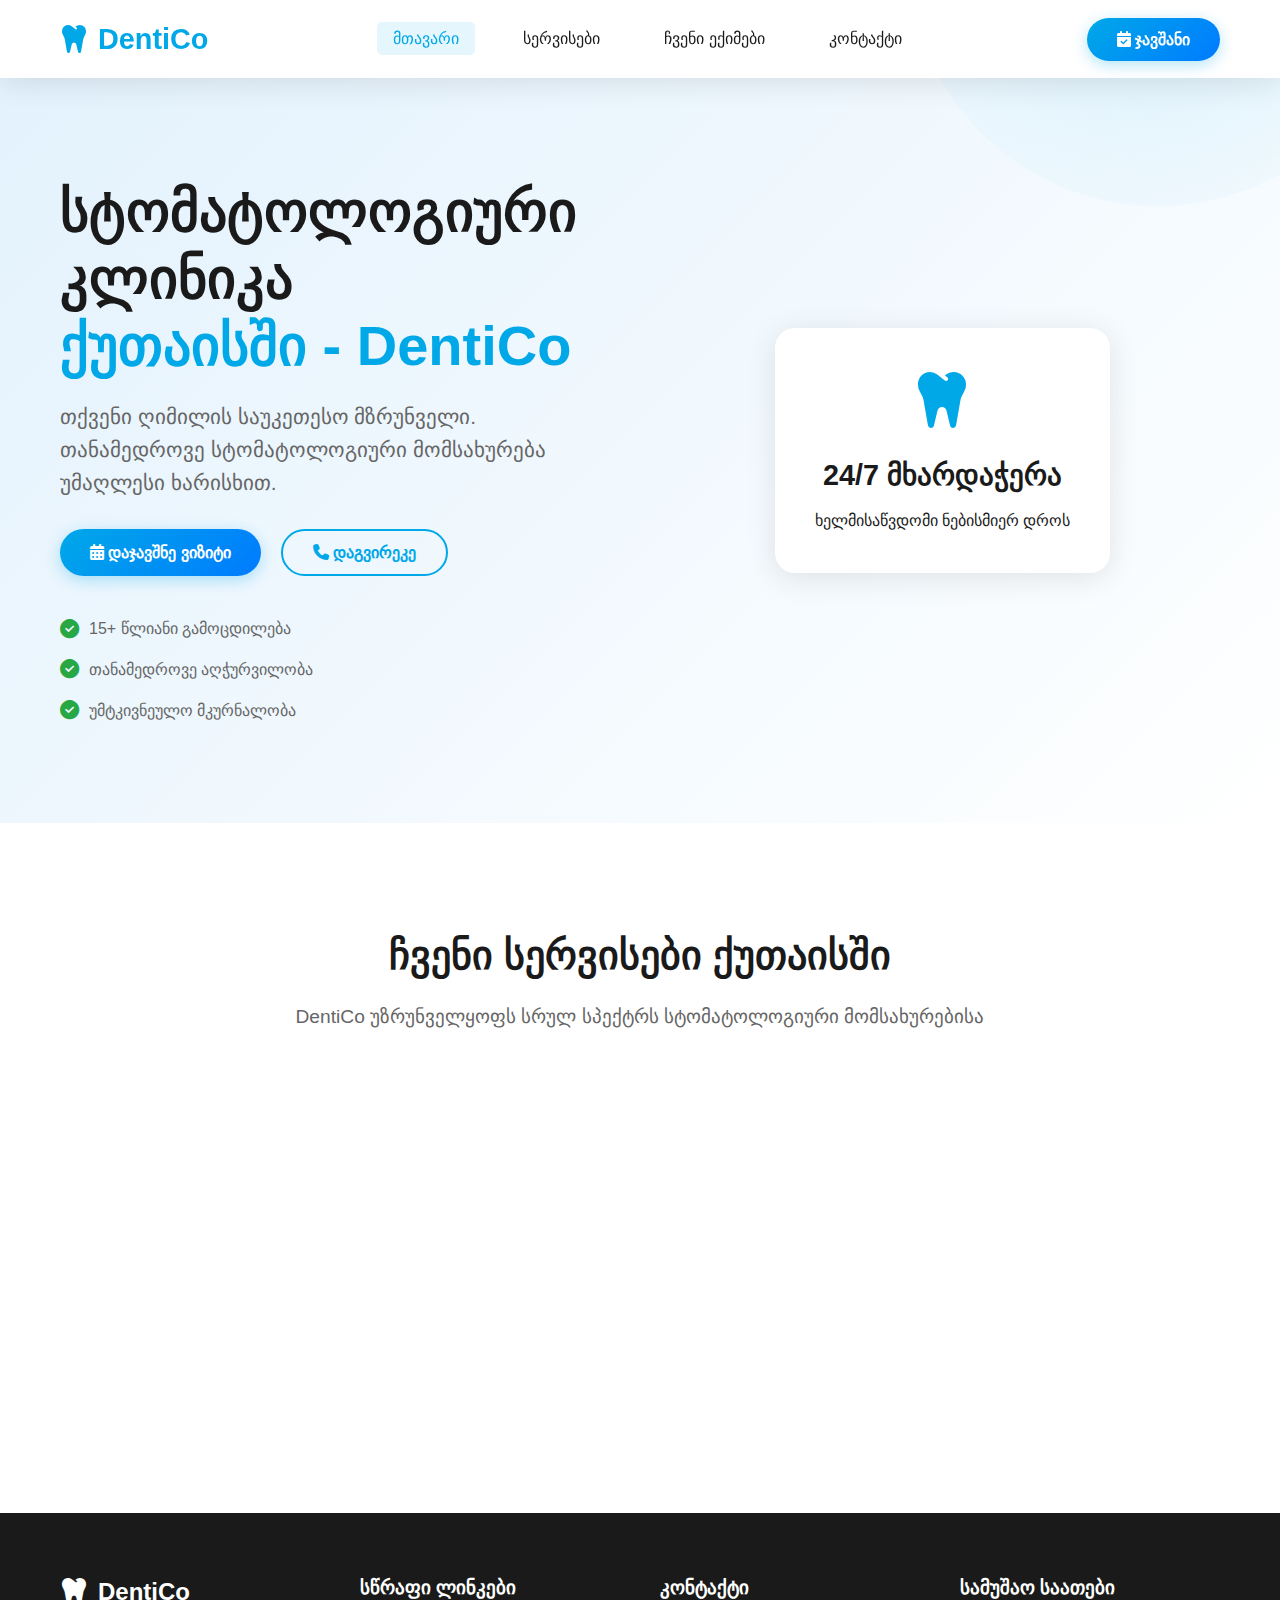
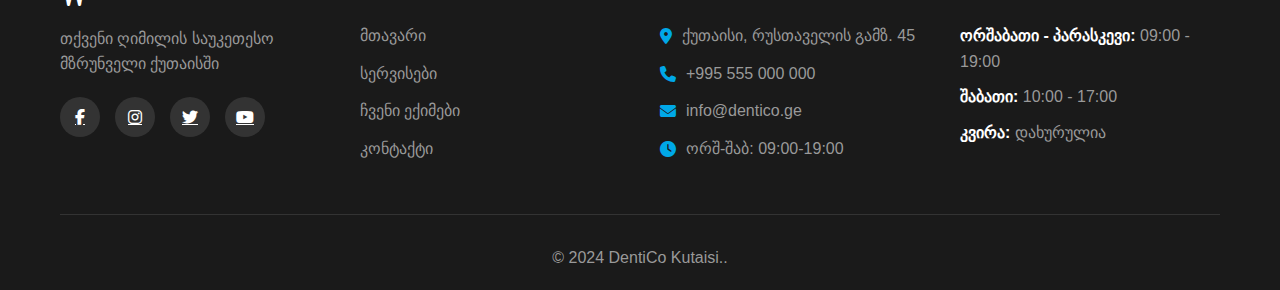
<file: index.html>
<!DOCTYPE html>
<html lang="ka">
<head>
    <meta charset="UTF-8">
    <meta name="viewport" content="width=device-width, initial-scale=1.0">
    
    <title>DentiCo - საუკეთესო სტომატოლოგიური კლინიკა ქუთაისში</title>
    <meta name="description" content="DentiCo - თანამედროვე სტომატოლოგიური მომსახურება ქუთაისში. კბილების იმპლანტაცია, თერაპია, ორთოდონტია და ესთეტიკური სტომატოლოგია უმაღლესი ხარისხით.">
    <meta name="keywords" content="სტომატოლოგი ქუთაისი, კბილის ექიმი ქუთაისში, სტომატოლოგიური კლინიკა ქუთაისი, იმპლანტაცია, ბრეკეტები ქუთაისი, DentiCo Kutaisi">
    <meta name="author" content="DentiCo">
    
    <meta property="og:title" content="DentiCo - სტომატოლოგიური კლინიკა ქუთაისში">
    <meta property="og:description" content="ენდეთ პროფესიონალებს! უმტკივნეულო მკურნალობა და თანამედროვე ტექნოლოგიები SMILE STUDIO-ში.">
    <meta property="og:type" content="website">
    <meta property="og:url" content="https://შენი-საიტის-ლინკი.ge">

    <link rel="stylesheet" href="style.css">
    <link rel="stylesheet" href="responsive.css">
    <link rel="stylesheet" href="https://cdnjs.cloudflare.com/ajax/libs/font-awesome/6.4.0/css/all.min.css">

    <script type="application/ld+json">
    {
      "@context": "https://schema.org",
      "@type": "Dentist",
      "name": "DentiCo - Smile Studio",
      "image": "https://შენი-საიტის-ლინკი.ge/images/logo.png",
      "@id": "",
      "url": "https://შენი-საიტის-ლინკი.ge",
      "telephone": "+995555000000",
      "address": {
        "@type": "PostalAddress",
        "streetAddress": "რუსთაველის გამზ. 45",
        "addressLocality": "ქუთაისი",
        "postalCode": "4600",
        "addressCountry": "GE"
      },
      "geo": {
        "@type": "GeoCoordinates",
        "latitude": 42.2679,
        "longitude": 42.6946
      },
      "openingHoursSpecification": {
        "@type": "OpeningHoursSpecification",
        "dayOfWeek": [
          "Monday",
          "Tuesday",
          "Wednesday",
          "Thursday",
          "Friday",
          "Saturday"
        ],
        "opens": "09:00",
        "closes": "19:00"
      }
    }
    </script>
</head>
<body>
    <nav class="navbar">
        <div class="container">
            <div class="logo">
                <i class="fas fa-tooth"></i>
                <span>DentiCo</span>
            </div>
            <ul class="nav-menu" id="navMenu">
                <li><a href="index.html" class="active">მთავარი</a></li>
                <li><a href="#services">სერვისები</a></li>
                <li><a href="doctors.html">ჩვენი ექიმები</a></li>
                <li><a href="contact.html">კონტაქტი</a></li>
            </ul>
            <button class="btn-primary" onclick="location.href='doctors.html'">
                <i class="fas fa-calendar-check"></i> ჯავშანი
            </button>
            <div class="hamburger" id="hamburger">
                <span></span>
                <span></span>
                <span></span>
            </div>
        </div>
    </nav>

    <section class="hero">
        <div class="container">
            <div class="hero-content">
                <h1 class="hero-title">სტომატოლოგიური კლინიკა <br><span class="highlight">ქუთაისში - DentiCo</span></h1>
                <p class="hero-text">თქვენი ღიმილის საუკეთესო მზრუნველი. თანამედროვე სტომატოლოგიური მომსახურება უმაღლესი ხარისხით.</p>
                <div class="hero-buttons">
                    <button class="btn-primary" onclick="location.href='doctors.html'">
                        <i class="fas fa-calendar-alt"></i> დაჯავშნე ვიზიტი
                    </button>
                    <button class="btn-secondary" onclick="location.href='tel:+995555000000'">
                        <i class="fas fa-phone"></i> დაგვირეკე
                    </button>
                </div>
                <div class="hero-features">
                    <div class="feature-item">
                        <i class="fas fa-check-circle"></i>
                        <span>15+ წლიანი გამოცდილება</span>
                    </div>
                    <div class="feature-item">
                        <i class="fas fa-check-circle"></i>
                        <span>თანამედროვე აღჭურვილობა</span>
                    </div>
                    <div class="feature-item">
                        <i class="fas fa-check-circle"></i>
                        <span>უმტკივნეულო მკურნალობა</span>
                    </div>
                </div>
            </div>
            <div class="hero-image">
                <div class="hero-card">
                    <i class="fas fa-tooth"></i>
                    <h3>24/7 მხარდაჭერა</h3>
                    <p>ხელმისაწვდომი ნებისმიერ დროს</p>
                </div>
            </div>
        </div>
    </section>

    <section id="services" class="services">
        <div class="container">
            <div class="section-header">
                <h2>ჩვენი სერვისები ქუთაისში</h2>
                <p>DentiCo უზრუნველყოფს სრულ სპექტრს სტომატოლოგიური მომსახურებისა</p>
            </div>
            <div class="services-grid">
                <div class="service-card">
                    <div class="service-icon">
                        <i class="fas fa-tooth"></i>
                    </div>
                    <h3>პროფილაქტიკა</h3>
                    <p>რეგულარული შემოწმება, კბილების გაწმენდა და პროფილაქტიკური მკურნალობა ქუთაისში</p>
                    <button class="btn-text" onclick="location.href='doctors.html'">დაჯავშნე <i class="fas fa-arrow-right"></i></button>
                </div>
                <div class="service-card">
                    <div class="service-icon">
                        <i class="fas fa-teeth"></i>
                    </div>
                    <h3>თერაპია</h3>
                    <p>კარიესის მკურნალობა, არხების გაწმენდა და პლომბირება უახლესი მეთოდებით</p>
                    <button class="btn-text" onclick="location.href='doctors.html'">დაჯავშნე <i class="fas fa-arrow-right"></i></button>
                </div>
                </div>
        </div>
    </section>

    <footer class="footer">
        <div class="container">
            <div class="footer-content">
                <div class="footer-section">
                    <div class="footer-logo">
                        <i class="fas fa-tooth"></i>
                        <span>DentiCo</span>
                    </div>
                    <p>თქვენი ღიმილის საუკეთესო მზრუნველი ქუთაისში</p>
                    <div class="social-links">
                        <a href="https://facebook.com" target="_blank" aria-label="Facebook"><i class="fab fa-facebook-f"></i></a>
                        <a href="https://instagram.com" target="_blank" aria-label="Instagram"><i class="fab fa-instagram"></i></a>
                        <a href="https://twitter.com" target="_blank" aria-label="Twitter"><i class="fab fa-twitter"></i></a>
                        <a href="https://youtube.com" target="_blank" aria-label="YouTube"><i class="fab fa-youtube"></i></a>
                    </div>
                </div>
                <div class="footer-section">
                    <h4>სწრაფი ლინკები</h4>
                    <ul>
                        <li><a href="index.html">მთავარი</a></li>
                        <li><a href="index.html#services">სერვისები</a></li>
                        <li><a href="doctors.html">ჩვენი ექიმები</a></li>
                        <li><a href="contact.html">კონტაქტი</a></li>
                    </ul>
                </div>
                <div class="footer-section">
                    <h4>კონტაქტი</h4>
                    <div class="contact-info">
                        <p><i class="fas fa-map-marker-alt"></i> ქუთაისი, რუსთაველის გამზ. 45</p>
                        <p><i class="fas fa-phone"></i> +995 555 000 000</p>
                        <p><i class="fas fa-envelope"></i> info@dentico.ge</p>
                        <p><i class="fas fa-clock"></i> ორშ-შაბ: 09:00-19:00</p>
                    </div>
                </div>
                <div class="footer-section">
                    <h4>სამუშაო საათები</h4>
                    <div class="working-hours">
                        <p><span>ორშაბათი - პარასკევი:</span> 09:00 - 19:00</p>
                        <p><span>შაბათი:</span> 10:00 - 17:00</p>
                        <p><span>კვირა:</span> დახურულია</p>
                    </div>
                </div>
            </div>
            <div class="footer-bottom">
                <p>&copy; 2024 DentiCo Kutaisi..</p>
            </div>
        </div>
    </footer>

    <script src="script.js"></script>
</body>
</html>
</file>
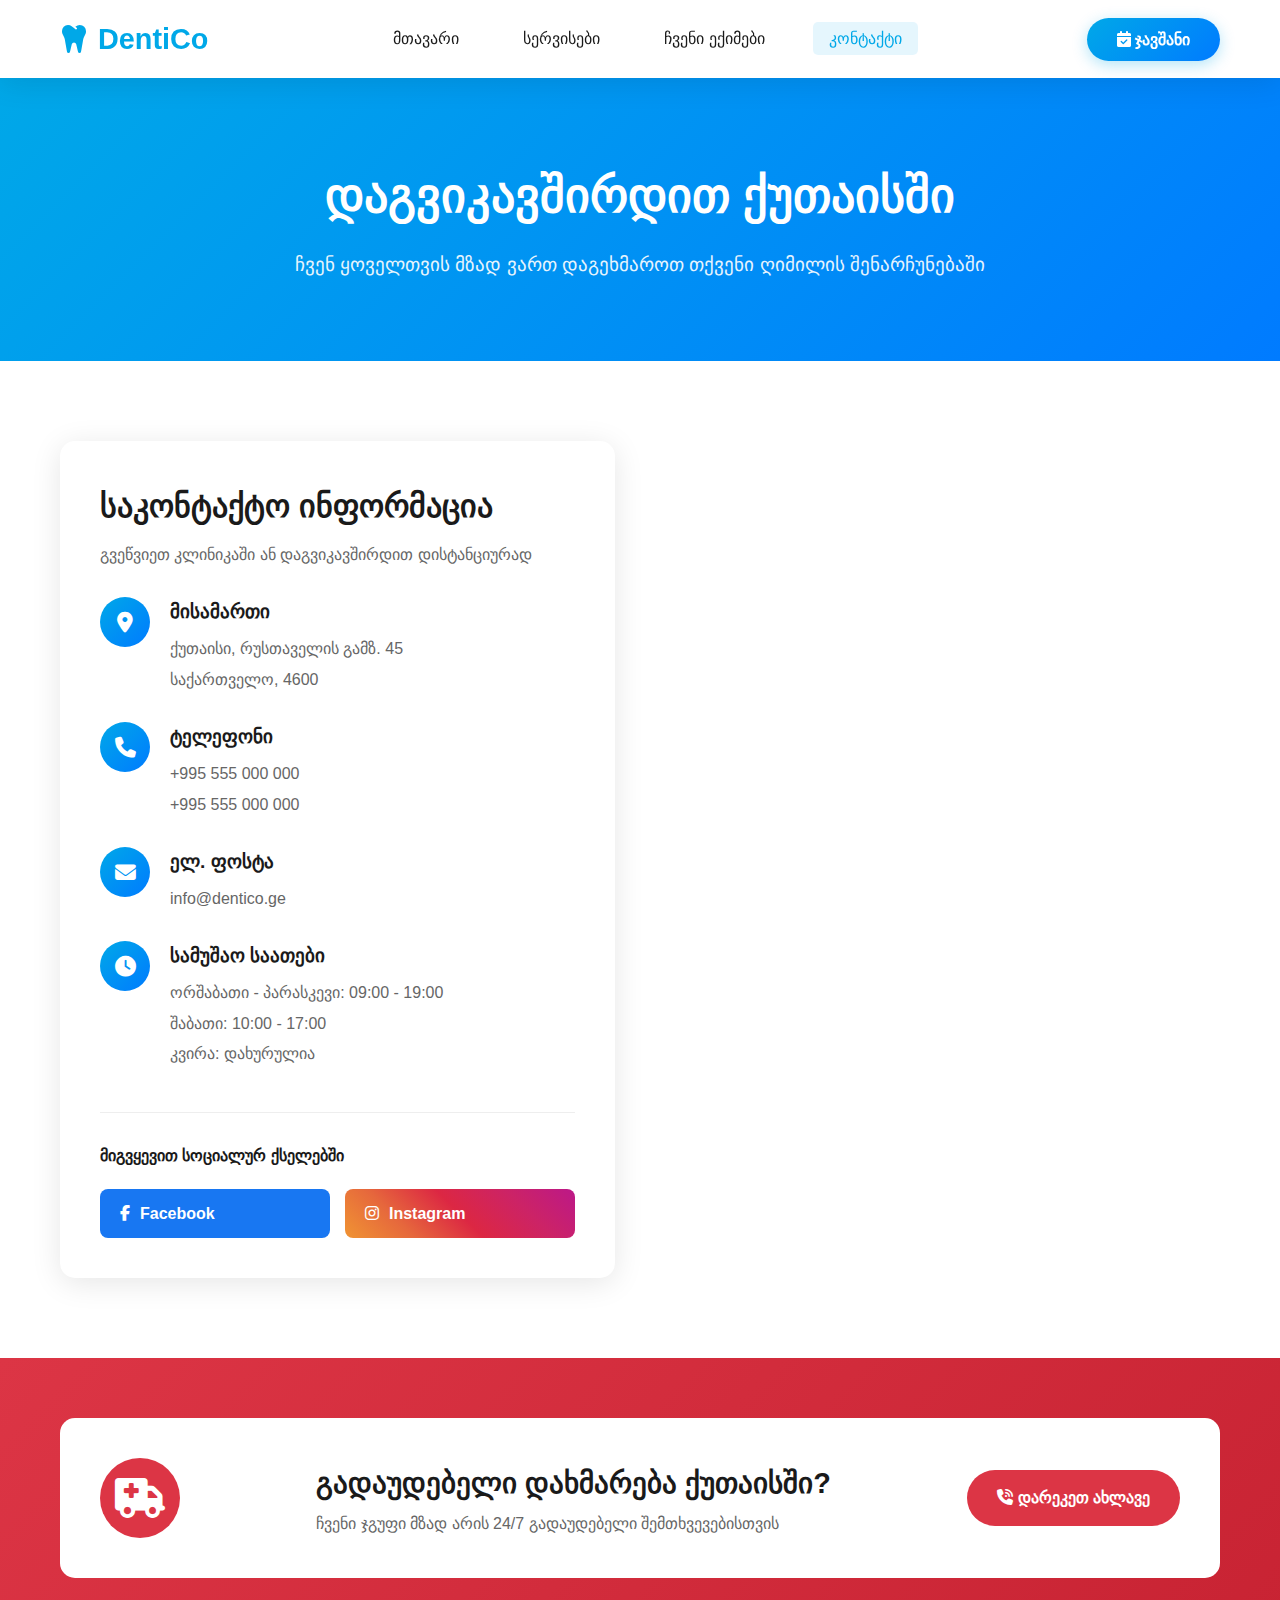
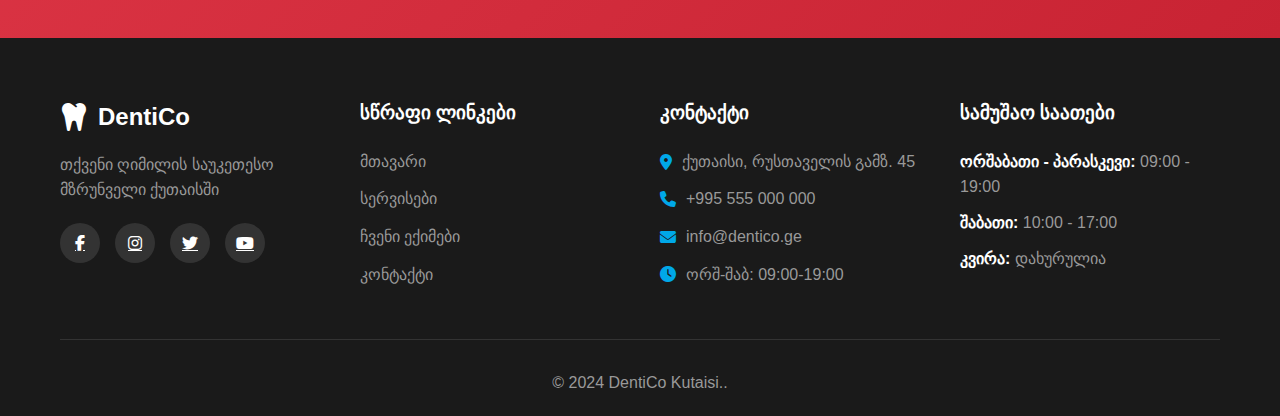
<file: contact.html>
<!DOCTYPE html>
<html lang="ka">
<head>
    <meta charset="UTF-8">
    <meta name="viewport" content="width=device-width, initial-scale=1.0">
    
    <title>კონტაქტი | DentiCo ქუთაისი - მისამართი და ტელეფონი</title>
    <meta name="description" content="დაუკავშირდით DentiCo-ს ქუთაისში. მისამართი: რუსთაველის გამზ. 45. ტელეფონი: +995 555 123 456. გადაუდებელი სტომატოლოგიური დახმარება ქუთაისში.">
    <meta name="keywords" content="სტომატოლოგიური კლინიკა ქუთაისი კონტაქტი, კბილის ექიმი ქუთაისი მისამართი, სტომატოლოგიური გამოძახება ქუთაისი">

    <link rel="stylesheet" href="style.css">
    <link rel="stylesheet" href="responsive.css">
    <link rel="stylesheet" href="https://cdnjs.cloudflare.com/ajax/libs/font-awesome/6.4.0/css/all.min.css">
</head>
<body>
    <nav class="navbar">
        <div class="container">
            <div class="logo">
                <i class="fas fa-tooth"></i>
                <span>DentiCo</span>
            </div>
            <ul class="nav-menu" id="navMenu">
                <li><a href="index.html">მთავარი</a></li>
                <li><a href="index.html#services">სერვისები</a></li>
                <li><a href="doctors.html">ჩვენი ექიმები</a></li>
                <li><a href="contact.html" class="active">კონტაქტი</a></li>
            </ul>
            <button class="btn-primary" onclick="location.href='doctors.html'">
                <i class="fas fa-calendar-check"></i> ჯავშანი
            </button>
            <div class="hamburger" id="hamburger">
                <span></span>
                <span></span>
                <span></span>
            </div>
        </div>
    </nav>

    <section class="page-header">
        <div class="container">
            <h1>დაგვიკავშირდით ქუთაისში</h1>
            <p>ჩვენ ყოველთვის მზად ვართ დაგეხმაროთ თქვენი ღიმილის შენარჩუნებაში</p>
        </div>
    </section>

    <section class="contact-section">
        <div class="container">
            <div class="contact-grid">
                <div class="contact-info-box">
                    <h2>საკონტაქტო ინფორმაცია</h2>
                    <p class="contact-subtitle">გვეწვიეთ კლინიკაში ან დაგვიკავშირდით დისტანციურად</p>
                    
                    <div class="info-items">
                        <div class="info-item">
                            <div class="info-icon">
                                <i class="fas fa-map-marker-alt"></i>
                            </div>
                            <div class="info-content">
                                <h4>მისამართი</h4>
                                <p>ქუთაისი, რუსთაველის გამზ. 45</p>
                                <p>საქართველო, 4600</p>
                            </div>
                        </div>

                        <div class="info-item">
                            <div class="info-icon">
                                <i class="fas fa-phone"></i>
                            </div>
                            <div class="info-content">
                                <h4>ტელეფონი</h4>
                                <a href="tel:+995555123456">+995 555 000 000</a>
                                <a href="tel:+995555654321">+995 555 000 000</a>
                            </div>
                        </div>

                        <div class="info-item">
                            <div class="info-icon">
                                <i class="fas fa-envelope"></i>
                            </div>
                            <div class="info-content">
                                <h4>ელ. ფოსტა</h4>
                                <a href="mailto:info@dentico.ge">info@dentico.ge</a>
                            </div>
                        </div>

                        <div class="info-item">
                            <div class="info-icon">
                                <i class="fas fa-clock"></i>
                            </div>
                            <div class="info-content">
                                <h4>სამუშაო საათები</h4>
                                <p>ორშაბათი - პარასკევი: 09:00 - 19:00</p>
                                <p>შაბათი: 10:00 - 17:00</p>
                                <p>კვირა: დახურულია</p>
                            </div>
                        </div>
                    </div>

                    <div class="social-section">
                        <h4>მიგვყევით სოციალურ ქსელებში</h4>
                        <div class="social-links-large">
                            <a href="#" target="_blank" class="social-btn facebook">
                                <i class="fab fa-facebook-f"></i>
                                <span>Facebook</span>
                            </a>
                            <a href="#" target="_blank" class="social-btn instagram">
                                <i class="fab fa-instagram"></i>
                                <span>Instagram</span>
                            </a>
                        </div>
                    </div>
                </div>
            </div>
        </div>
    </section>

    <section class="emergency-section">
        <div class="container">
            <div class="emergency-box">
                <div class="emergency-icon">
                    <i class="fas fa-ambulance"></i>
                </div>
                <div class="emergency-content">
                    <h3>გადაუდებელი დახმარება ქუთაისში?</h3>
                    <p>ჩვენი ჯგუფი მზად არის 24/7 გადაუდებელი შემთხვევებისთვის</p>
                </div>
                <a href="tel:+9955550000000" class="emergency-btn">
                    <i class="fas fa-phone-volume"></i> დარეკეთ ახლავე
                </a>
            </div>
        </div>
    </section>

    <footer class="footer">
        <div class="container">
            <div class="footer-content">
                <div class="footer-section">
                    <div class="footer-logo">
                        <i class="fas fa-tooth"></i>
                        <span>DentiCo</span>
                    </div>
                    <p>თქვენი ღიმილის საუკეთესო მზრუნველი ქუთაისში</p>
                    <div class="social-links">
                        <a href="https://facebook.com" target="_blank" aria-label="Facebook"><i class="fab fa-facebook-f"></i></a>
                        <a href="https://instagram.com" target="_blank" aria-label="Instagram"><i class="fab fa-instagram"></i></a>
                        <a href="https://twitter.com" target="_blank" aria-label="Twitter"><i class="fab fa-twitter"></i></a>
                        <a href="https://youtube.com" target="_blank" aria-label="YouTube"><i class="fab fa-youtube"></i></a>
                    </div>
                </div>
                <div class="footer-section">
                    <h4>სწრაფი ლინკები</h4>
                    <ul>
                        <li><a href="index.html">მთავარი</a></li>
                        <li><a href="index.html#services">სერვისები</a></li>
                        <li><a href="doctors.html">ჩვენი ექიმები</a></li>
                        <li><a href="contact.html">კონტაქტი</a></li>
                    </ul>
                </div>
                <div class="footer-section">
                    <h4>კონტაქტი</h4>
                    <div class="contact-info">
                        <p><i class="fas fa-map-marker-alt"></i> ქუთაისი, რუსთაველის გამზ. 45</p>
                        <p><i class="fas fa-phone"></i> +995 555 000 000</p>
                        <p><i class="fas fa-envelope"></i> info@dentico.ge</p>
                        <p><i class="fas fa-clock"></i> ორშ-შაბ: 09:00-19:00</p>
                    </div>
                </div>
                <div class="footer-section">
                    <h4>სამუშაო საათები</h4>
                    <div class="working-hours">
                        <p><span>ორშაბათი - პარასკევი:</span> 09:00 - 19:00</p>
                        <p><span>შაბათი:</span> 10:00 - 17:00</p>
                        <p><span>კვირა:</span> დახურულია</p>
                    </div>
                </div>
            </div>
            <div class="footer-bottom">
                <p>&copy; 2024 DentiCo Kutaisi..</p>
            </div>
        </div>
    </footer>

    <script src="script.js"></script>
</body>
</html>
</file>
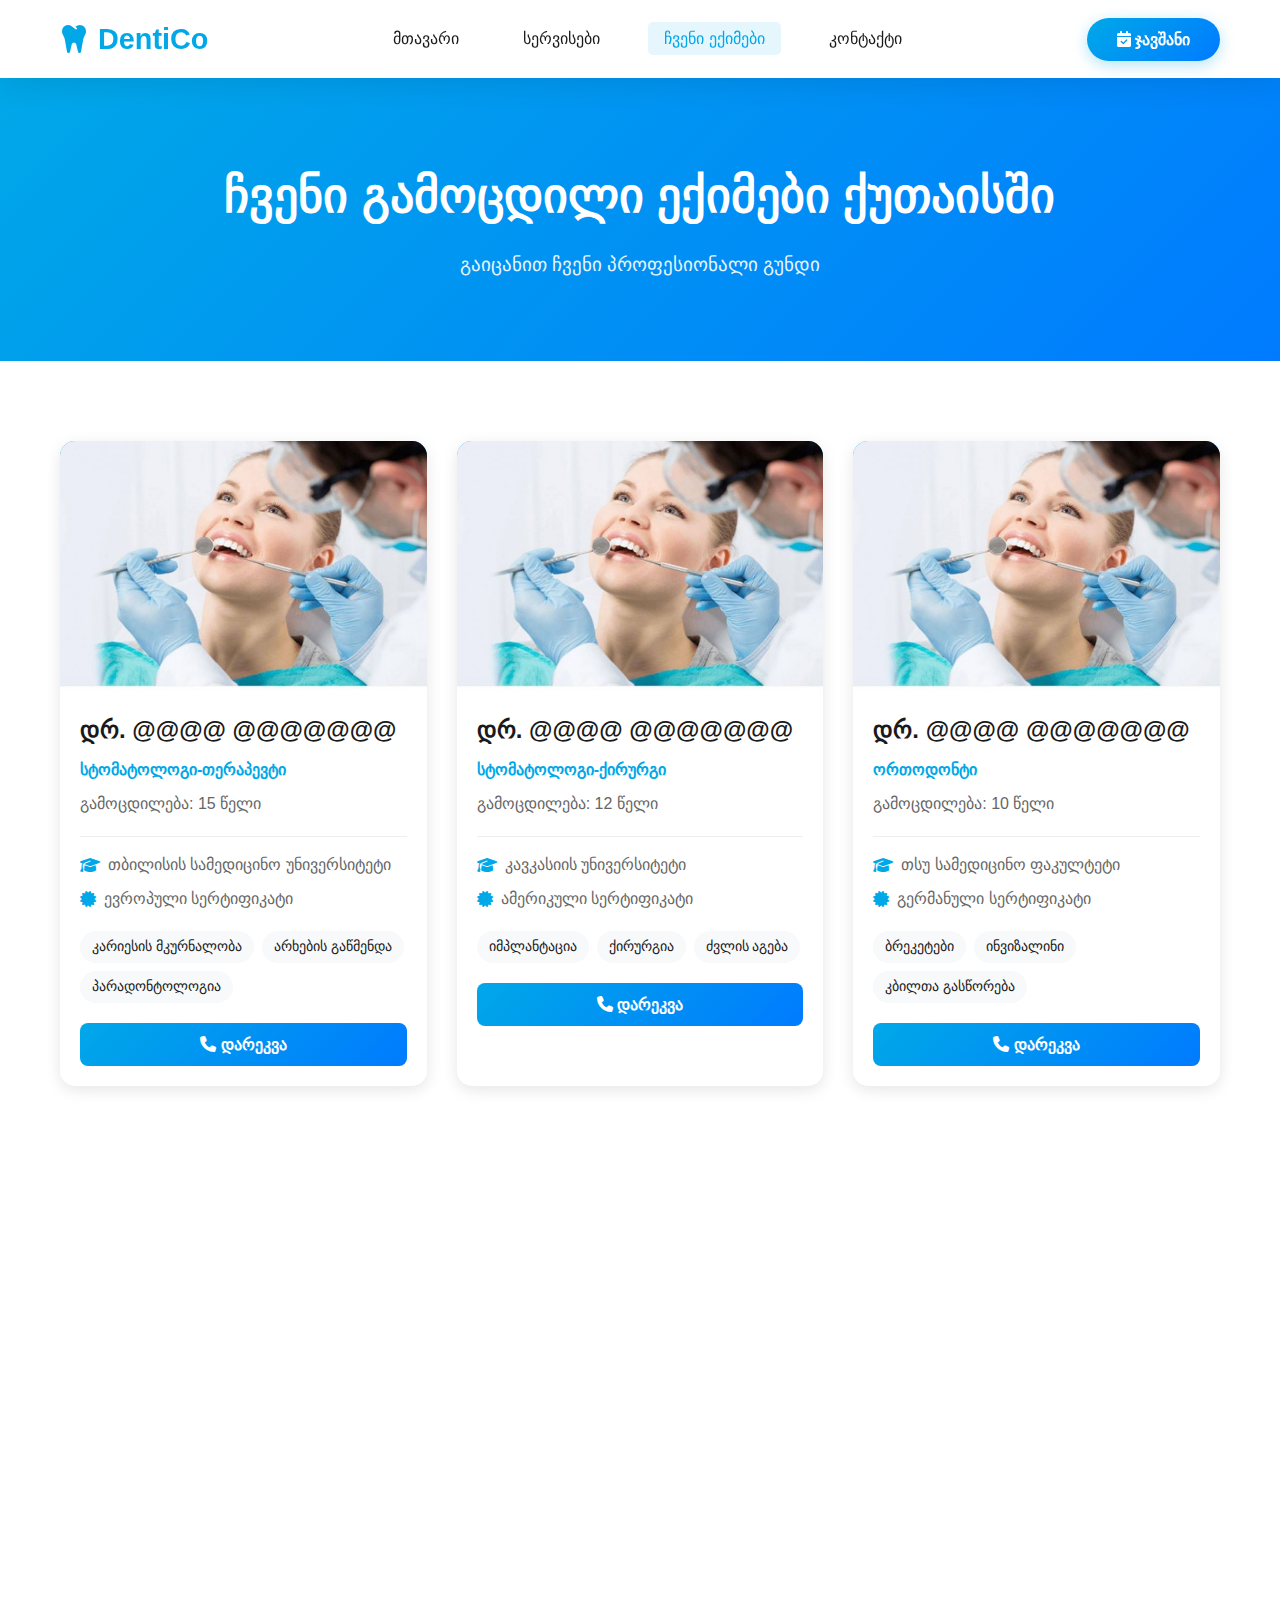
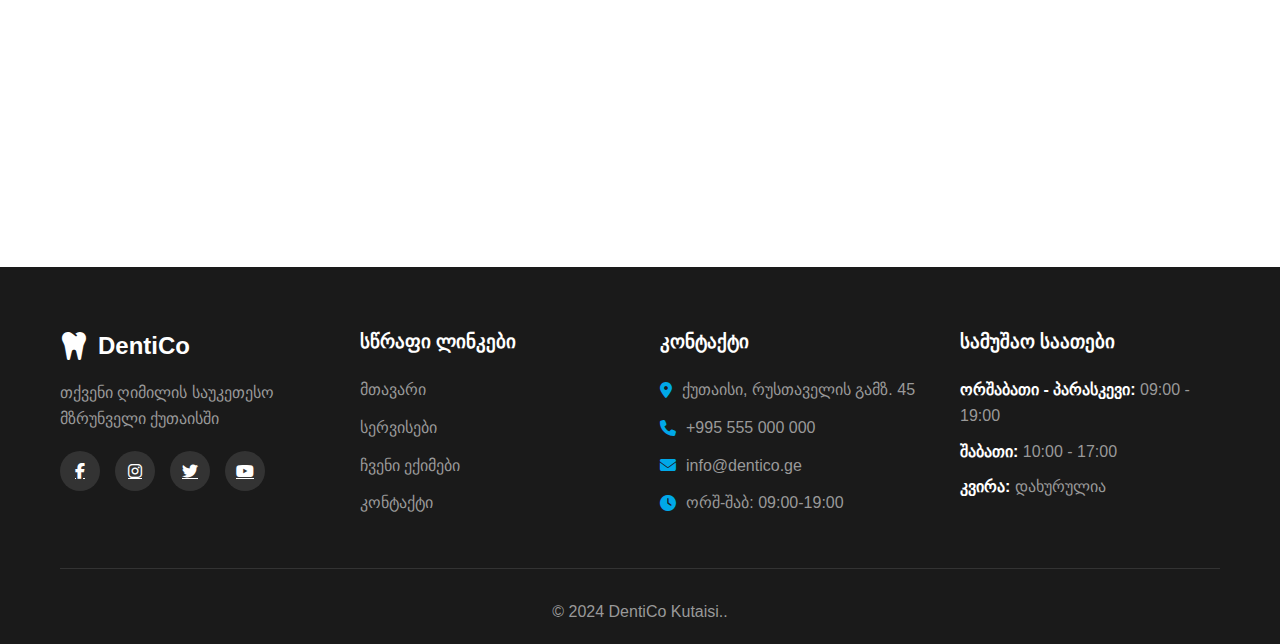
<file: doctors.html>
<!DOCTYPE html>
<html lang="ka">
<head>
    <meta charset="UTF-8">
    <meta name="viewport" content="width=device-width, initial-scale=1.0">
    
    <title>ჩვენი ექიმები | საუკეთესო სტომატოლოგები ქუთაისში - DentiCo</title>
    <meta name="description" content="გაიცანით DentiCo-ს პროფესიონალი სტომატოლოგები ქუთაისში. ნინო გელაშვილი, გიორგი ბერიძე და სხვა გამოცდილი სპეციალისტები თქვენი ღიმილისთვის.">
    <meta name="keywords" content="სტომატოლოგი ქუთაისი, კბილის ექიმი ქუთაისი, ნინო გელაშვილი, გიორგი ბერიძე, ორთოდონტი ქუთაისი, იმპლანტოლოგი ქუთაისში">
    
    <meta property="og:title" content="DentiCo-ს პროფესიონალი ექიმების გუნდი ქუთაისში">
    <meta property="og:description" content="ენდეთ გამოცდილ სპეციალისტებს. დაჯავშნეთ ვიზიტი ონლაინ DentiCo-ში.">
    <meta property="og:image" content="images/og-doctors.jpg"> <link rel="stylesheet" href="style.css">
    <link rel="stylesheet" href="responsive.css">
    <link rel="stylesheet" href="https://cdnjs.cloudflare.com/ajax/libs/font-awesome/6.4.0/css/all.min.css">
</head>
<body>
    <nav class="navbar">
        <div class="container">
            <div class="logo">
                <i class="fas fa-tooth"></i>
                <span>DentiCo</span>
            </div>
            <ul class="nav-menu" id="navMenu">
                <li><a href="index.html">მთავარი</a></li>
                <li><a href="index.html#services">სერვისები</a></li>
                <li><a href="doctors.html" class="active">ჩვენი ექიმები</a></li>
                <li><a href="contact.html">კონტაქტი</a></li>
            </ul>
            <button class="btn-primary" onclick="scrollToBooking()">
                <i class="fas fa-calendar-check"></i> ჯავშანი
            </button>
            <div class="hamburger" id="hamburger">
                <span></span>
                <span></span>
                <span></span>
            </div>
        </div>
    </nav>

    <section class="page-header">
        <div class="container">
            <h1>ჩვენი გამოცდილი ექიმები ქუთაისში</h1>
            <p>გაიცანით ჩვენი პროფესიონალი გუნდი</p>
        </div>
    </section>

    <section class="doctors-section">
        <div class="container">
            <div class="doctors-grid">
                <div class="doctor-card">
                    <div class="doctor-image">
                        <img src="images/foto1.jpg" alt="დრ. სახელი">
                    </div>
                    <div class="doctor-info">
                        <h3>დრ. @@@@ @@@@@@@</h3>
                        <p class="specialty">სტომატოლოგი-თერაპევტი</p>
                        <p class="experience">გამოცდილება: 15 წელი</p>
                        <div class="doctor-details">
                            <p><i class="fas fa-graduation-cap"></i> თბილისის სამედიცინო უნივერსიტეტი</p>
                            <p><i class="fas fa-certificate"></i> ევროპული სერტიფიკატი</p>
                        </div>
                        <div class="doctor-specialties">
                            <span>კარიესის მკურნალობა</span>
                            <span>არხების გაწმენდა</span>
                            <span>პარადონტოლოგია</span>
                        </div>
                        <button class="btn-book" onclick="bookDoctor('დრ. @@@@ @@@@@@@', '+995555000000')">
                            <i class="fas fa-phone"></i> დარეკვა
                        </button>
                    </div>
                </div>

                <div class="doctor-card">
                    <div class="doctor-image">
                       <img src="images/foto1.jpg" alt="დრ. სახელი">
                    </div>
                    <div class="doctor-info">
                        <h3>დრ. @@@@ @@@@@@@</h3>
                        <p class="specialty">სტომატოლოგი-ქირურგი</p>
                        <p class="experience">გამოცდილება: 12 წელი</p>
                        <div class="doctor-details">
                            <p><i class="fas fa-graduation-cap"></i> კავკასიის უნივერსიტეტი</p>
                            <p><i class="fas fa-certificate"></i> ამერიკული სერტიფიკატი</p>
                        </div>
                        <div class="doctor-specialties">
                            <span>იმპლანტაცია</span>
                            <span>ქირურგია</span>
                            <span>ძვლის აგება</span>
                        </div>
                        <button class="btn-book" onclick="bookDoctor('დრ. @@@@ @@@@@@@', '+995555000000')">
                            <i class="fas fa-phone"></i> დარეკვა
                        </button>
                    </div>
                </div>

                <div class="doctor-card">
                    <div class="doctor-image">
                        <img src="images/foto1.jpg" alt="დრ. სახელი">
                    </div>
                    <div class="doctor-info">
                        <h3>დრ. @@@@ @@@@@@@</h3>
                        <p class="specialty">ორთოდონტი</p>
                        <p class="experience">გამოცდილება: 10 წელი</p>
                        <div class="doctor-details">
                            <p><i class="fas fa-graduation-cap"></i> თსუ სამედიცინო ფაკულტეტი</p>
                            <p><i class="fas fa-certificate"></i> გერმანული სერტიფიკატი</p>
                        </div>
                        <div class="doctor-specialties">
                            <span>ბრეკეტები</span>
                            <span>ინვიზალინი</span>
                            <span>კბილთა გასწორება</span>
                        </div>
                        <button class="btn-book" onclick="bookDoctor('დრ. @@@@ @@@@@@@', '+995555000000')">
                            <i class="fas fa-phone"></i> დარეკვა
                        </button>
                    </div>
                </div>

                <div class="doctor-card">
                    <div class="doctor-image">
                        <img src="images/foto1.jpg" alt="დრ. სახელი">
                    </div>
                    <div class="doctor-info">
                        <h3>დრ. @@@@ @@@@@@@</h3>
                        <p class="specialty">პროთეზისტი-ორთოპედი</p>
                        <p class="experience">გამოცდილება: 18 წელი</p>
                        <div class="doctor-details">
                            <p><i class="fas fa-graduation-cap"></i> რიგას სტომატოლოგიური უნივერსიტეტი</p>
                            <p><i class="fas fa-certificate"></i> შვეიცარიული სერტიფიკატი</p>
                        </div>
                        <div class="doctor-specialties">
                            <span>გვირგვინები</span>
                            <span>ვინირები</span>
                            <span>პროთეზირება</span>
                        </div>
                        <button class="btn-book" onclick="bookDoctor('დრ. @@@@ @@@@@@@', '+995555000000')">
                            <i class="fas fa-phone"></i> დარეკვა
                        </button>
                    </div>
                </div>

                <div class="doctor-card">
                    <div class="doctor-image">
                        <img src="images/foto1.jpg" alt="დრ. სახელი">
                    </div>
                    <div class="doctor-info">
                        <h3>დრ. @@@@ @@@@@@@</h3>
                        <p class="specialty">ბავშვთა სტომატოლოგი</p>
                        <p class="experience">გამოცდილება: 8 წელი</p>
                        <div class="doctor-details">
                            <p><i class="fas fa-graduation-cap"></i> ივანე ჯავახიშვილის სახელობის უნივერსიტეტი</p>
                            <p><i class="fas fa-certificate"></i> ბრიტანული სერტიფიკატი</p>
                        </div>
                        <div class="doctor-specialties">
                            <span>ბავშვთა თერაპია</span>
                            <span>პროფილაქტიკა</span>
                            <span>ფლუორირება</span>
                        </div>
                        <button class="btn-book" onclick="bookDoctor('დრ. @@@@ @@@@@@@', '+995555000000')">
                            <i class="fas fa-phone"></i> დარეკვა
                        </button>
                    </div>
                </div>

                <div class="doctor-card">
                    <div class="doctor-image">
                        <img src="images/foto1.jpg" alt="დრ. სახელი">
                    </div>
                    <div class="doctor-info">
                        <h3>დრ. @@@@ @@@@@@@</h3>
                        <p class="specialty">ესთეტიკური სტომატოლოგი</p>
                        <p class="experience">გამოცდილება: 11 წელი</p>
                        <div class="doctor-details">
                            <p><i class="fas fa-graduation-cap"></i> ევროპის სტომატოლოგიური აკადემია</p>
                            <p><i class="fas fa-certificate"></i> საერთაშორისო სერტიფიკატი</p>
                        </div>
                        <div class="doctor-specialties">
                            <span>კბილების გათეთრება</span>
                            <span>ვინირები</span>
                            <span>ესთეტიკური კორექცია</span>
                        </div>
                        <button class="btn-book" onclick="bookDoctor('დრ. @@@@ @@@@@@@', '+995555000000')">
                            <i class="fas fa-phone"></i> დარეკვა
                        </button>
                    </div>
                </div>
            </div>
        </div>
    </section>

    <footer class="footer">
        <div class="container">
            <div class="footer-content">
                <div class="footer-section">
                    <div class="footer-logo">
                        <i class="fas fa-tooth"></i>
                        <span>DentiCo</span>
                    </div>
                    <p>თქვენი ღიმილის საუკეთესო მზრუნველი ქუთაისში</p>
                    <div class="social-links">
                        <a href="https://facebook.com" target="_blank" aria-label="Facebook"><i class="fab fa-facebook-f"></i></a>
                        <a href="https://instagram.com" target="_blank" aria-label="Instagram"><i class="fab fa-instagram"></i></a>
                        <a href="https://twitter.com" target="_blank" aria-label="Twitter"><i class="fab fa-twitter"></i></a>
                        <a href="https://youtube.com" target="_blank" aria-label="YouTube"><i class="fab fa-youtube"></i></a>
                    </div>
                </div>
                <div class="footer-section">
                    <h4>სწრაფი ლინკები</h4>
                    <ul>
                        <li><a href="index.html">მთავარი</a></li>
                        <li><a href="index.html#services">სერვისები</a></li>
                        <li><a href="doctors.html">ჩვენი ექიმები</a></li>
                        <li><a href="contact.html">კონტაქტი</a></li>
                    </ul>
                </div>
                <div class="footer-section">
                    <h4>კონტაქტი</h4>
                    <div class="contact-info">
                        <p><i class="fas fa-map-marker-alt"></i> ქუთაისი, რუსთაველის გამზ. 45</p>
                        <p><i class="fas fa-phone"></i> +995 555 000 000</p>
                        <p><i class="fas fa-envelope"></i> info@dentico.ge</p>
                        <p><i class="fas fa-clock"></i> ორშ-შაბ: 09:00-19:00</p>
                    </div>
                </div>
                <div class="footer-section">
                    <h4>სამუშაო საათები</h4>
                    <div class="working-hours">
                        <p><span>ორშაბათი - პარასკევი:</span> 09:00 - 19:00</p>
                        <p><span>შაბათი:</span> 10:00 - 17:00</p>
                        <p><span>კვირა:</span> დახურულია</p>
                    </div>
                </div>
            </div>
            <div class="footer-bottom">
                <p>&copy; 2024 DentiCo Kutaisi..</p>
            </div>
        </div>
    </footer>

    <script src="script.js"></script>
</body>
</html>
</file>
<file: style.css>
/* ძირითადი პარამეტრები */
* {
    margin: 0;
    padding: 0;
    box-sizing: border-box;
}

:root {
    --primary-color: #00a8e8;
    --secondary-color: #007bff;
    --accent-color: #0066cc;
    --text-dark: #1a1a1a;
    --text-light: #666;
    --bg-light: #f8f9fa;
    --white: #ffffff;
    --success: #28a745;
    --warning: #ffc107;
    --danger: #dc3545;
    --shadow: 0 5px 30px rgba(0, 0, 0, 0.1);
    --shadow-hover: 0 10px 40px rgba(0, 0, 0, 0.15);
    --transition: all 0.3s ease;
}

body {
    font-family: 'Segoe UI', Tahoma, Geneva, Verdana, sans-serif;
    line-height: 1.6;
    color: var(--text-dark);
    overflow-x: hidden;
}

.container {
    max-width: 1200px;
    margin: 0 auto;
    padding: 0 20px;
}

/* ნავიგაცია */
.navbar {
    background: var(--white);
    box-shadow: var(--shadow);
    position: sticky;
    top: 0;
    z-index: 1000;
    padding: 1rem 0;
}

.navbar .container {
    display: flex;
    justify-content: space-between;
    align-items: center;
}

.logo {
    display: flex;
    align-items: center;
    gap: 10px;
    font-size: 1.8rem;
    font-weight: bold;
    color: var(--primary-color);
    cursor: pointer;
}

.logo i {
    font-size: 2rem;
}

.nav-menu {
    display: flex;
    list-style: none;
    gap: 2rem;
}

.nav-menu a {
    text-decoration: none;
    color: var(--text-dark);
    font-weight: 500;
    transition: var(--transition);
    padding: 0.5rem 1rem;
    border-radius: 5px;
}

.nav-menu a:hover,
.nav-menu a.active {
    color: var(--primary-color);
    background: rgba(0, 168, 232, 0.1);
}

.hamburger {
    display: none;
    flex-direction: column;
    gap: 5px;
    cursor: pointer;
}

.hamburger span {
    width: 25px;
    height: 3px;
    background: var(--text-dark);
    border-radius: 5px;
    transition: var(--transition);
}

/* ღილაკები */
.btn-primary {
    background: linear-gradient(135deg, var(--primary-color), var(--secondary-color));
    color: var(--white);
    border: none;
    padding: 12px 30px;
    border-radius: 50px;
    font-size: 1rem;
    font-weight: 600;
    cursor: pointer;
    transition: var(--transition);
    box-shadow: 0 4px 15px rgba(0, 168, 232, 0.3);
}

.btn-primary:hover {
    transform: translateY(-2px);
    box-shadow: 0 6px 20px rgba(0, 168, 232, 0.4);
}

.btn-secondary {
    background: transparent;
    color: var(--primary-color);
    border: 2px solid var(--primary-color);
    padding: 12px 30px;
    border-radius: 50px;
    font-size: 1rem;
    font-weight: 600;
    cursor: pointer;
    transition: var(--transition);
}

.btn-secondary:hover {
    background: var(--primary-color);
    color: var(--white);
}

.btn-text {
    background: none;
    border: none;
    color: var(--primary-color);
    font-weight: 600;
    cursor: pointer;
    transition: var(--transition);
    display: flex;
    align-items: center;
    gap: 5px;
}

.btn-text:hover {
    gap: 10px;
}

/* Hero სექცია */
.hero {
    background: linear-gradient(135deg, #e3f2fd 0%, #ffffff 100%);
    padding: 100px 0;
    position: relative;
    overflow: hidden;
}

.hero::before {
    content: '';
    position: absolute;
    top: -50%;
    right: -10%;
    width: 500px;
    height: 500px;
    background: radial-gradient(circle, rgba(0, 168, 232, 0.1), transparent);
    border-radius: 50%;
}

.hero .container {
    display: grid;
    grid-template-columns: 1fr 1fr;
    gap: 50px;
    align-items: center;
}

.hero-content {
    position: relative;
    z-index: 1;
}

.hero-title {
    font-size: 3.5rem;
    line-height: 1.2;
    margin-bottom: 20px;
    color: var(--text-dark);
}

.highlight {
    color: var(--primary-color);
    position: relative;
}

.hero-text {
    font-size: 1.3rem;
    color: var(--text-light);
    margin-bottom: 30px;
}

.hero-buttons {
    display: flex;
    gap: 20px;
    margin-bottom: 40px;
}

.hero-features {
    display: flex;
    flex-direction: column;
    gap: 15px;
}

.feature-item {
    display: flex;
    align-items: center;
    gap: 10px;
    color: var(--text-light);
}

.feature-item i {
    color: var(--success);
    font-size: 1.2rem;
}

.hero-image {
    position: relative;
    display: flex;
    justify-content: center;
    align-items: center;
}

.hero-card {
    background: var(--white);
    padding: 40px;
    border-radius: 20px;
    box-shadow: var(--shadow);
    text-align: center;
}

.hero-card i {
    font-size: 4rem;
    color: var(--primary-color);
    margin-bottom: 20px;
}

.hero-card h3 {
    font-size: 1.8rem;
    margin-bottom: 10px;
}

/* სერვისები */
.services {
    padding: 100px 0;
    background: var(--white);
}

.section-header {
    text-align: center;
    margin-bottom: 60px;
}

.section-header h2 {
    font-size: 2.5rem;
    margin-bottom: 15px;
    color: var(--text-dark);
}

.section-header p {
    font-size: 1.2rem;
    color: var(--text-light);
}

.services-grid {
    display: grid;
    grid-template-columns: repeat(auto-fit, minmax(300px, 1fr));
    gap: 30px;
}

.service-card {
    background: var(--white);
    padding: 40px;
    border-radius: 15px;
    box-shadow: var(--shadow);
    transition: var(--transition);
    text-align: center;
}

.service-card:hover {
    transform: translateY(-10px);
    box-shadow: var(--shadow-hover);
}

.service-icon {
    width: 80px;
    height: 80px;
    background: linear-gradient(135deg, var(--primary-color), var(--secondary-color));
    border-radius: 50%;
    display: flex;
    align-items: center;
    justify-content: center;
    margin: 0 auto 20px;
}

.service-icon i {
    font-size: 2rem;
    color: var(--white);
}

.service-card h3 {
    font-size: 1.5rem;
    margin-bottom: 15px;
    color: var(--text-dark);
}

.service-card p {
    color: var(--text-light);
    margin-bottom: 20px;
}

/* რატომ ჩვენ */
.why-us {
    padding: 100px 0;
    background: var(--bg-light);
}

.why-us-content {
    display: grid;
    grid-template-columns: 1fr 1fr;
    gap: 60px;
    align-items: center;
}

.why-us-text h2 {
    font-size: 2.5rem;
    margin-bottom: 15px;
}

.subtitle {
    font-size: 1.2rem;
    color: var(--text-light);
    margin-bottom: 40px;
}

.benefits {
    display: flex;
    flex-direction: column;
    gap: 30px;
}

.benefit-item {
    display: flex;
    gap: 20px;
}

.benefit-icon {
    width: 60px;
    height: 60px;
    background: linear-gradient(135deg, var(--primary-color), var(--secondary-color));
    border-radius: 50%;
    display: flex;
    align-items: center;
    justify-content: center;
    flex-shrink: 0;
}

.benefit-icon i {
    font-size: 1.5rem;
    color: var(--white);
}

.benefit-text h4 {
    font-size: 1.3rem;
    margin-bottom: 8px;
}

.benefit-text p {
    color: var(--text-light);
}

.why-us-stats {
    display: grid;
    grid-template-columns: repeat(auto-fit, minmax(150px, 1fr));
    gap: 20px;
}

.stat-card {
    background: var(--white);
    padding: 30px;
    border-radius: 15px;
    text-align: center;
    box-shadow: var(--shadow);
}

.stat-card i {
    font-size: 2.5rem;
    color: var(--primary-color);
    margin-bottom: 15px;
}

.stat-card h3 {
    font-size: 2rem;
    color: var(--primary-color);
    margin-bottom: 10px;
}

.stat-card p {
    color: var(--text-light);
}

/* გვერდის Header */
.page-header {
    background: linear-gradient(135deg, var(--primary-color), var(--secondary-color));
    color: var(--white);
    text-align: center;
    padding: 80px 0;
}

.page-header h1 {
    font-size: 3rem;
    margin-bottom: 15px;
}

.page-header p {
    font-size: 1.2rem;
    opacity: 0.9;
}

/* ექიმები */
.doctors-section {
    padding: 80px 0;
}

.doctors-grid {
    display: grid;
    grid-template-columns: repeat(auto-fit, minmax(300px, 1fr));
    gap: 30px;
}

.doctor-card {
    background: var(--white);
    border-radius: 15px;
    box-shadow: var(--shadow);
    overflow: hidden;
    transition: var(--transition);
}

.doctor-card:hover {
    transform: translateY(-10px);
    box-shadow: var(--shadow-hover);
}

.doctor-image {
    background: linear-gradient(135deg, var(--primary-color), var(--secondary-color));
    height: 200px;
    display: flex;
    align-items: center;
    justify-content: center;
}

.doctor-image i {
    font-size: 5rem;
    color: var(--white);
}

.doctor-info {
    padding: 30px;
}

.doctor-info h3 {
    font-size: 1.5rem;
    margin-bottom: 8px;
}

.specialty {
    color: var(--primary-color);
    font-weight: 600;
    margin-bottom: 8px;
}

.experience {
    color: var(--text-light);
    margin-bottom: 20px;
}

.doctor-details {
    margin-bottom: 20px;
    border-top: 1px solid #eee;
    padding-top: 15px;
}

.doctor-details p {
    color: var(--text-light);
    margin-bottom: 8px;
    display: flex;
    align-items: center;
    gap: 8px;
}

.doctor-details i {
    color: var(--primary-color);
}

.doctor-specialties {
    display: flex;
    flex-wrap: wrap;
    gap: 8px;
    margin-bottom: 20px;
}

.doctor-specialties span {
    background: var(--bg-light);
    color: var(--text-dark);
    padding: 5px 12px;
    border-radius: 20px;
    font-size: 0.85rem;
}

.btn-book {
    width: 100%;
    background: linear-gradient(135deg, var(--primary-color), var(--secondary-color));
    color: var(--white);
    border: none;
    padding: 12px;
    border-radius: 8px;
    font-size: 1rem;
    font-weight: 600;
    cursor: pointer;
    transition: var(--transition);
}

.btn-book:hover {
    transform: translateY(-2px);
    box-shadow: 0 5px 15px rgba(0, 168, 232, 0.3);
}

/* ჯავშნის სექცია */
.booking-section {
    padding: 80px 0;
    background: var(--bg-light);
}

.booking-content {
    display: grid;
    grid-template-columns: 1fr 1fr;
    gap: 50px;
    background: var(--white);
    padding: 50px;
    border-radius: 20px;
    box-shadow: var(--shadow);
}

.booking-info h2 {
    font-size: 2rem;
    margin-bottom: 15px;
}

.booking-info p {
    color: var(--text-light);
    margin-bottom: 30px;
}

.booking-features {
    display: flex;
    flex-direction: column;
    gap: 15px;
}

.booking-form {
    display: flex;
    flex-direction: column;
    gap: 20px;
}

.form-group {
    display: flex;
    flex-direction: column;
    gap: 8px;
}

.form-group label {
    font-weight: 600;
    color: var(--text-dark);
    display: flex;
    align-items: center;
    gap: 8px;
}

.form-group label i {
    color: var(--primary-color);
}

.form-group input,
.form-group select,
.form-group textarea {
    padding: 12px;
    border: 2px solid #e0e0e0;
    border-radius: 8px;
    font-size: 1rem;
    transition: var(--transition);
}

.form-group input:focus,
.form-group select:focus,
.form-group textarea:focus {
    outline: none;
    border-color: var(--primary-color);
}

.btn-submit {
    background: linear-gradient(135deg, var(--success), #20c997);
    color: var(--white);
    border: none;
    padding: 15px;
    border-radius: 8px;
    font-size: 1.1rem;
    font-weight: 600;
    cursor: pointer;
    transition: var(--transition);
}

.btn-submit:hover {
    transform: translateY(-2px);
    box-shadow: 0 5px 15px rgba(40, 167, 69, 0.3);
}

/* კონტაქტის სექცია */
.contact-section {
    padding: 80px 0;
}

.contact-grid {
    display: grid;
    grid-template-columns: 1fr 1fr;
    gap: 50px;
}

.contact-info-box,
.contact-form-box {
    background: var(--white);
    padding: 40px;
    border-radius: 15px;
    box-shadow: var(--shadow);
}

.contact-info-box h2,
.contact-form-box h2 {
    font-size: 2rem;
    margin-bottom: 10px;
}

.contact-subtitle,
.form-subtitle {
    color: var(--text-light);
    margin-bottom: 30px;
}

.info-items {
    display: flex;
    flex-direction: column;
    gap: 25px;
}

.info-item {
    display: flex;
    gap: 20px;
}

.info-icon {
    width: 50px;
    height: 50px;
    background: linear-gradient(135deg, var(--primary-color), var(--secondary-color));
    border-radius: 50%;
    display: flex;
    align-items: center;
    justify-content: center;
    flex-shrink: 0;
}

.info-icon i {
    color: var(--white);
    font-size: 1.3rem;
}

.info-content h4 {
    margin-bottom: 8px;
    font-size: 1.2rem;
}

.info-content p,
.info-content a {
    color: var(--text-light);
    text-decoration: none;
    display: block;
    margin-bottom: 5px;
}

.info-content a:hover {
    color: var(--primary-color);
}

.social-section {
    margin-top: 40px;
    padding-top: 30px;
    border-top: 1px solid #eee;
}

.social-section h4 {
    margin-bottom: 20px;
}

.social-links-large {
    display: grid;
    grid-template-columns: repeat(2, 1fr);
    gap: 15px;
}

.social-btn {
    display: flex;
    align-items: center;
    gap: 10px;
    padding: 12px 20px;
    border-radius: 8px;
    text-decoration: none;
    color: var(--white);
    font-weight: 600;
    transition: var(--transition);
}

.social-btn.facebook {
    background: #1877f2;
}

.social-btn.instagram {
    background: linear-gradient(45deg, #f09433, #e6683c, #dc2743, #cc2366, #bc1888);
}

.social-btn.twitter {
    background: #1da1f2;
}

.social-btn.youtube {
    background: #ff0000;
}

.social-btn:hover {
    transform: translateY(-3px);
    box-shadow: 0 5px 15px rgba(0, 0, 0, 0.2);
}

.form-row {
    display: grid;
    grid-template-columns: 1fr 1fr;
    gap: 15px;
}

/* რუკა */
.map-section {
    padding: 80px 0;
    background: var(--bg-light);
}

.map-section h2 {
    text-align: center;
    font-size: 2.5rem;
    margin-bottom: 40px;
}

.map-container {
    border-radius: 15px;
    overflow: hidden;
    box-shadow: var(--shadow);
}

/* გადაუდებელი */
.emergency-section {
    padding: 60px 0;
    background: linear-gradient(135deg, var(--danger), #c82333);
}

.emergency-box {
    background: var(--white);
    padding: 40px;
    border-radius: 15px;
    display: flex;
    align-items: center;
    justify-content: space-between;
    gap: 30px;
}

.emergency-icon {
    width: 80px;
    height: 80px;
    background: var(--danger);
    border-radius: 50%;
    display: flex;
    align-items: center;
    justify-content: center;
}

.emergency-icon i {
    font-size: 2.5rem;
    color: var(--white);
}

.emergency-content h3 {
    font-size: 1.8rem;
    margin-bottom: 5px;
}

.emergency-content p {
    color: var(--text-light);
}

.emergency-btn {
    background: var(--danger);
    color: var(--white);
    padding: 15px 30px;
    border-radius: 50px;
    text-decoration: none;
    font-weight: 600;
    transition: var(--transition);
    white-space: nowrap;
}

.emergency-btn:hover {
    transform: scale(1.05);
    box-shadow: 0 5px 15px rgba(220, 53, 69, 0.3);
}

/* ფუტერი */
.footer {
    background: #1a1a1a;
    color: var(--white);
    padding: 60px 0 20px;
}

.footer-content {
    display: grid;
    grid-template-columns: repeat(auto-fit, minmax(250px, 1fr));
    gap: 40px;
    margin-bottom: 40px;
}

.footer-section h4 {
    margin-bottom: 20px;
    font-size: 1.2rem;
}

.footer-logo {
    display: flex;
    align-items: center;
    gap: 10px;
    font-size: 1.5rem;
    font-weight: bold;
    margin-bottom: 15px;
}

.footer-logo i {
    font-size: 2rem;
}

.footer-section p {
    color: #999;
    margin-bottom: 20px;
}

.social-links {
    display: flex;
    gap: 15px;
}

.social-links a {
    width: 40px;
    height: 40px;
    background: #333;
    border-radius: 50%;
    display: flex;
    align-items: center;
    justify-content: center;
    color: var(--white);
    transition: var(--transition);
}

.social-links a:hover {
    background: var(--primary-color);
    transform: translateY(-3px);
}

.footer-section ul {
    list-style: none;
}

.footer-section ul li {
    margin-bottom: 12px;
}

.footer-section ul li a {
    color: #999;
    text-decoration: none;
    transition: var(--transition);
}

.footer-section ul li a:hover {
    color: var(--primary-color);
}

.contact-info p {
    display: flex;
    align-items: center;
    gap: 10px;
    color: #999;
    margin-bottom: 12px;
}

.contact-info i {
    color: var(--primary-color);
}

.working-hours p {
    color: #999;
    margin-bottom: 10px;
}

.working-hours span {
    color: var(--white);
    font-weight: 600;
}

.footer-bottom {
    text-align: center;
    padding-top: 30px;
    border-top: 1px solid #333;
    color: #999;
}
/* ექიმის ფოტოს კონტეინერი */
.doctor-image {
    width: 100%;       /* იღებს ბარათის სრულ სიგანეს */
    height: 250px;     /* ფიქსირებული სიმაღლე, რომ ყველა ბარათი თანაბარი იყოს */
    overflow: hidden;  /* რაც ზომას გასცდება, ჩამოიჭრება */
    background-color: #f8f9fa;
}

/* თავად ფოტოს სტილი */
.doctor-image img {
    width: 100%;
    height: 100%;
    object-fit: cover; /* ეს ინარჩუნებს ფოტოს პროპორციებს ჩამოჭრისას */
    object-position: center top; /* ფოკუსი იქნება სახეზე */
    transition: transform 0.3s ease; /* ეფექტისთვის */
}

/* ეფექტი მაუსის მიტანისას (optional) */
.doctor-card:hover .doctor-image img {
    transform: scale(1.05);
}

/* ბარათის საერთო სტილი, რომ ყველაფერი გასწორდეს */
.doctor-card {
    background: #fff;
    border-radius: 15px;
    overflow: hidden;
    box-shadow: 0 4px 15px rgba(0,0,0,0.1);
    display: flex;
    flex-direction: column;
}

.doctor-info {
    padding: 20px;
}
</file>
<file: responsive.css>
/* ტაბლეტი და ქვედა */
@media (max-width: 1024px) {
    .hero .container {
        grid-template-columns: 1fr;
        text-align: center;
    }

    .hero-title {
        font-size: 2.8rem;
    }

    .hero-buttons {
        justify-content: center;
    }

    .hero-features {
        align-items: center;
    }

    .why-us-content {
        grid-template-columns: 1fr;
    }

    .booking-content {
        grid-template-columns: 1fr;
    }

    .contact-grid {
        grid-template-columns: 1fr;
    }
}

/* მობილური */
@media (max-width: 768px) {
    /* ნავიგაცია */
    .hamburger {
        display: flex;
    }

    .nav-menu {
        position: fixed;
        left: -100%;
        top: 70px;
        flex-direction: column;
        background-color: var(--white);
        width: 100%;
        text-align: center;
        transition: 0.3s;
        box-shadow: var(--shadow);
        padding: 20px 0;
        gap: 0;
    }

    .nav-menu.active {
        left: 0;
    }

    .nav-menu li {
        padding: 15px 0;
    }

    .navbar .btn-primary {
        display: none;
    }

    /* Hero */
    .hero {
        padding: 60px 0;
    }

    .hero-title {
        font-size: 2rem;
    }

    .hero-text {
        font-size: 1rem;
    }

    .hero-buttons {
        flex-direction: column;
        gap: 15px;
    }

    .hero-buttons button {
        width: 100%;
    }

    /* სექციები */
    .services,
    .why-us,
    .doctors-section,
    .booking-section,
    .contact-section,
    .map-section {
        padding: 50px 0;
    }

    .section-header h2,
    .page-header h1 {
        font-size: 2rem;
    }

    .services-grid {
        grid-template-columns: 1fr;
    }

    .why-us-stats {
        grid-template-columns: 1fr;
    }

    .doctors-grid {
        grid-template-columns: 1fr;
    }

    .booking-content {
        padding: 30px 20px;
    }

    .contact-info-box,
    .contact-form-box {
        padding: 25px;
    }

    .form-row {
        grid-template-columns: 1fr;
    }

    .social-links-large {
        grid-template-columns: 1fr;
    }

    .emergency-box {
        flex-direction: column;
        text-align: center;
    }

    .emergency-btn {
        width: 100%;
    }

    .footer-content {
        grid-template-columns: 1fr;
        text-align: center;
    }

    .social-links {
        justify-content: center;
    }

    .contact-info p,
    .footer-section ul {
        text-align: left;
    }

    /* ფორმები */
    .hero-buttons {
        width: 100%;
    }

    .btn-primary,
    .btn-secondary {
        padding: 12px 20px;
        font-size: 0.95rem;
    }
}

/* პატარა მობილური */
@media (max-width: 480px) {
    .hero-title {
        font-size: 1.8rem;
    }

    .logo {
        font-size: 1.5rem;
    }

    .logo i {
        font-size: 1.7rem;
    }

    .service-card,
    .doctor-card {
        padding: 25px;
    }

    .page-header {
        padding: 50px 0;
    }

    .page-header h1 {
        font-size: 1.8rem;
    }

    .contact-info-box h2,
    .contact-form-box h2 {
        font-size: 1.5rem;
    }
}

/* ლანდშაფტი */
@media (max-width: 896px) and (orientation: landscape) {
    .hero {
        padding: 40px 0;
    }

    .hero-title {
        font-size: 2rem;
    }

    .nav-menu {
        top: 60px;
    }
}
</file>
